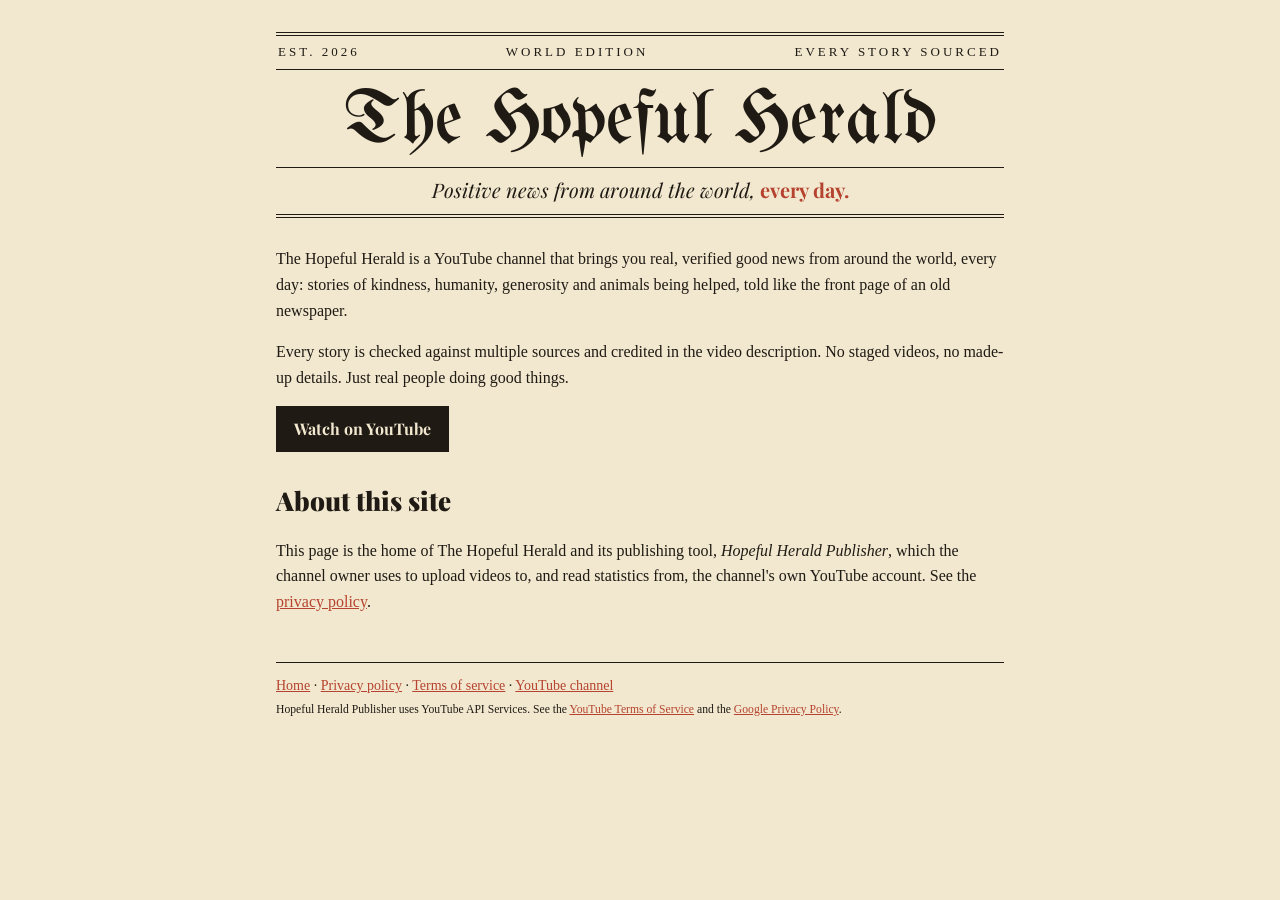
<file: index.html>
<!doctype html><html lang="en"><head><meta charset="utf-8"><meta name="viewport" content="width=device-width,initial-scale=1"><title>The Hopeful Herald</title><meta name="description" content="Positive news from around the world, every day."><link rel="preconnect" href="https://fonts.googleapis.com"><link href="https://fonts.googleapis.com/css2?family=UnifrakturMaguntia&family=Playfair+Display:ital,wght@0,700;0,900;1,500&family=Old+Standard+TT:wght@400;700&display=swap" rel="stylesheet"><link rel="icon" href="favicon.png"><link rel="stylesheet" href="style.css"></head>
<body><div class="wrap"><div class="top"><span>Est. 2026</span><span>World edition</span><span>Every story sourced</span></div><h1 class="mast">The Hopeful Herald</h1><div class="tag">Positive news from around the world, <b>every day.</b></div>
<p>The Hopeful Herald is a YouTube channel that brings you real, verified good news from around the world, every day: stories of kindness, humanity, generosity and animals being helped, told like the front page of an old newspaper.</p>
<p>Every story is checked against multiple sources and credited in the video description. No staged videos, no made-up details. Just real people doing good things.</p>
<p><a class="btn" href="https://www.youtube.com/@thehopefulherald">Watch on YouTube</a></p>
<h2>About this site</h2>
<p>This page is the home of The Hopeful Herald and its publishing tool, <em>Hopeful Herald Publisher</em>, which the channel owner uses to upload videos to, and read statistics from, the channel's own YouTube account. See the <a href="privacy.html">privacy policy</a>.</p>
<footer><a href="index.html">Home</a> · <a href="privacy.html">Privacy policy</a> · <a href="terms.html">Terms of service</a> · <a href="https://www.youtube.com/@thehopefulherald">YouTube channel</a><br><small>Hopeful Herald Publisher uses YouTube API Services. See the <a href="https://www.youtube.com/t/terms">YouTube Terms of Service</a> and the <a href="https://policies.google.com/privacy">Google Privacy Policy</a>.</small></footer></div></body></html>
</file>
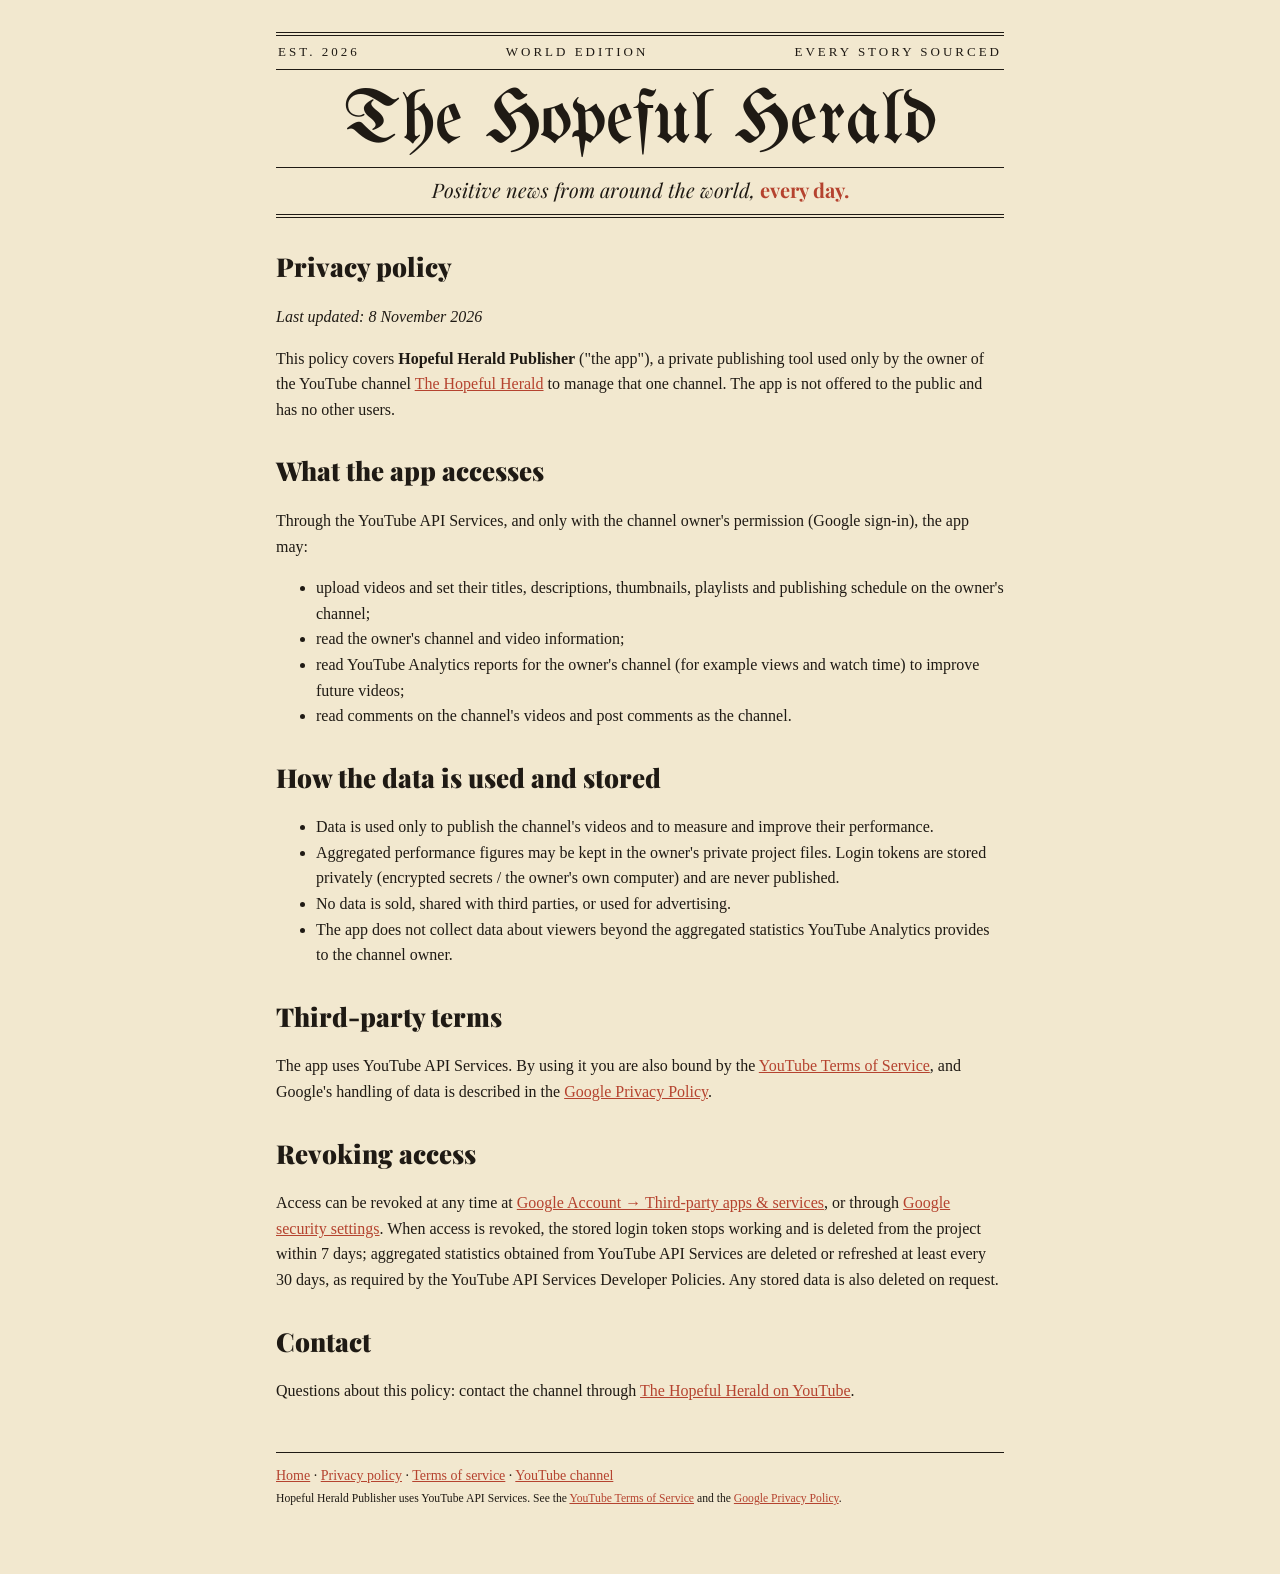
<file: privacy.html>
<!doctype html><html lang="en"><head><meta charset="utf-8"><meta name="viewport" content="width=device-width,initial-scale=1"><title>Privacy policy · The Hopeful Herald</title><link rel="preconnect" href="https://fonts.googleapis.com"><link href="https://fonts.googleapis.com/css2?family=UnifrakturMaguntia&family=Playfair+Display:ital,wght@0,700;0,900;1,500&family=Old+Standard+TT:wght@400;700&display=swap" rel="stylesheet"><link rel="icon" href="favicon.png"><link rel="stylesheet" href="style.css"></head>
<body><div class="wrap"><div class="top"><span>Est. 2026</span><span>World edition</span><span>Every story sourced</span></div><h1 class="mast">The Hopeful Herald</h1><div class="tag">Positive news from around the world, <b>every day.</b></div>
<h2>Privacy policy</h2>
<p><em>Last updated: 8 November 2026</em></p>
<p>This policy covers <strong>Hopeful Herald Publisher</strong> ("the app"), a private publishing tool used only by the owner of the YouTube channel <a href="https://www.youtube.com/@thehopefulherald">The Hopeful Herald</a> to manage that one channel. The app is not offered to the public and has no other users.</p>
<h2>What the app accesses</h2>
<p>Through the YouTube API Services, and only with the channel owner's permission (Google sign-in), the app may:</p>
<ul>
<li>upload videos and set their titles, descriptions, thumbnails, playlists and publishing schedule on the owner's channel;</li>
<li>read the owner's channel and video information;</li>
<li>read YouTube Analytics reports for the owner's channel (for example views and watch time) to improve future videos;</li>
<li>read comments on the channel's videos and post comments as the channel.</li>
</ul>
<h2>How the data is used and stored</h2>
<ul>
<li>Data is used only to publish the channel's videos and to measure and improve their performance.</li>
<li>Aggregated performance figures may be kept in the owner's private project files. Login tokens are stored privately (encrypted secrets / the owner's own computer) and are never published.</li>
<li>No data is sold, shared with third parties, or used for advertising.</li>
<li>The app does not collect data about viewers beyond the aggregated statistics YouTube Analytics provides to the channel owner.</li>
</ul>
<h2>Third-party terms</h2>
<p>The app uses YouTube API Services. By using it you are also bound by the <a href="https://www.youtube.com/t/terms">YouTube Terms of Service</a>, and Google's handling of data is described in the <a href="https://policies.google.com/privacy">Google Privacy Policy</a>.</p>
<h2>Revoking access</h2>
<p>Access can be revoked at any time at <a href="https://myaccount.google.com/permissions">Google Account → Third-party apps &amp; services</a>, or through <a href="https://security.google.com/settings/security/permissions">Google security settings</a>. When access is revoked, the stored login token stops working and is deleted from the project within 7 days; aggregated statistics obtained from YouTube API Services are deleted or refreshed at least every 30 days, as required by the YouTube API Services Developer Policies. Any stored data is also deleted on request.</p>
<h2>Contact</h2>
<p>Questions about this policy: contact the channel through <a href="https://www.youtube.com/@thehopefulherald/about">The Hopeful Herald on YouTube</a>.</p>
<footer><a href="index.html">Home</a> · <a href="privacy.html">Privacy policy</a> · <a href="terms.html">Terms of service</a> · <a href="https://www.youtube.com/@thehopefulherald">YouTube channel</a><br><small>Hopeful Herald Publisher uses YouTube API Services. See the <a href="https://www.youtube.com/t/terms">YouTube Terms of Service</a> and the <a href="https://policies.google.com/privacy">Google Privacy Policy</a>.</small></footer></div></body></html>
</file>
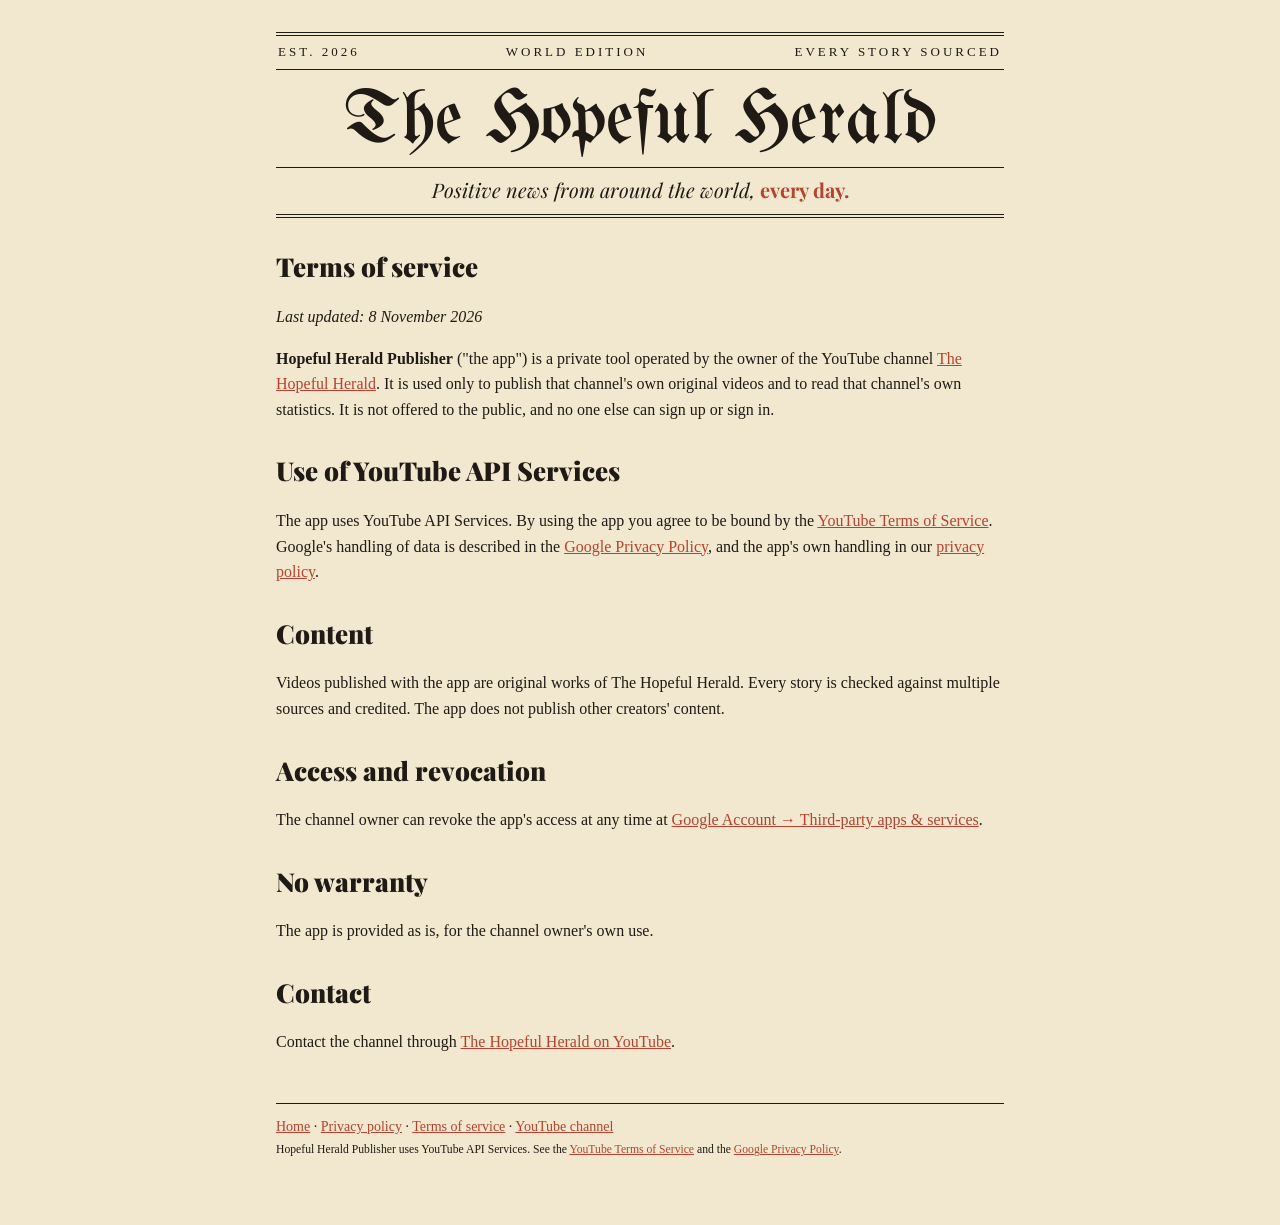
<file: terms.html>
<!doctype html><html lang="en"><head><meta charset="utf-8"><meta name="viewport" content="width=device-width,initial-scale=1"><title>Terms of service · The Hopeful Herald</title><meta name="description" content="Positive news from around the world, every day."><link rel="preconnect" href="https://fonts.googleapis.com"><link href="https://fonts.googleapis.com/css2?family=UnifrakturMaguntia&family=Playfair+Display:ital,wght@0,700;0,900;1,500&family=Old+Standard+TT:wght@400;700&display=swap" rel="stylesheet"><link rel="icon" href="favicon.png"><link rel="stylesheet" href="style.css"></head>
<body><div class="wrap"><div class="top"><span>Est. 2026</span><span>World edition</span><span>Every story sourced</span></div><h1 class="mast">The Hopeful Herald</h1><div class="tag">Positive news from around the world, <b>every day.</b></div>
<h2>Terms of service</h2>
<p><em>Last updated: 8 November 2026</em></p>
<p><strong>Hopeful Herald Publisher</strong> ("the app") is a private tool operated by the owner of the YouTube channel <a href="https://www.youtube.com/@thehopefulherald">The Hopeful Herald</a>. It is used only to publish that channel's own original videos and to read that channel's own statistics. It is not offered to the public, and no one else can sign up or sign in.</p>
<h2>Use of YouTube API Services</h2>
<p>The app uses YouTube API Services. By using the app you agree to be bound by the <a href="https://www.youtube.com/t/terms">YouTube Terms of Service</a>. Google's handling of data is described in the <a href="https://policies.google.com/privacy">Google Privacy Policy</a>, and the app's own handling in our <a href="privacy.html">privacy policy</a>.</p>
<h2>Content</h2>
<p>Videos published with the app are original works of The Hopeful Herald. Every story is checked against multiple sources and credited. The app does not publish other creators' content.</p>
<h2>Access and revocation</h2>
<p>The channel owner can revoke the app's access at any time at <a href="https://myaccount.google.com/permissions">Google Account → Third-party apps &amp; services</a>.</p>
<h2>No warranty</h2>
<p>The app is provided as is, for the channel owner's own use.</p>
<h2>Contact</h2>
<p>Contact the channel through <a href="https://www.youtube.com/@thehopefulherald/about">The Hopeful Herald on YouTube</a>.</p>
<footer><a href="index.html">Home</a> · <a href="privacy.html">Privacy policy</a> · <a href="terms.html">Terms of service</a> · <a href="https://www.youtube.com/@thehopefulherald">YouTube channel</a><br><small>Hopeful Herald Publisher uses YouTube API Services. See the <a href="https://www.youtube.com/t/terms">YouTube Terms of Service</a> and the <a href="https://policies.google.com/privacy">Google Privacy Policy</a>.</small></footer></div></body></html>
</file>
<file: style.css>
:root{--paper:#F2E8CF;--ink:#1F1A14;--sun:#E9A23B;--red:#B5432F}
*{box-sizing:border-box}
body{margin:0;background:var(--paper);color:var(--ink);font-family:'Old Standard TT',Georgia,serif;line-height:1.6}
.wrap{max-width:760px;margin:0 auto;padding:32px 16px 64px}
.top{display:flex;justify-content:space-between;flex-wrap:wrap;gap:8px;font-size:13px;letter-spacing:3px;text-transform:uppercase;border-top:4px double var(--ink);border-bottom:1px solid var(--ink);padding:6px 2px}
h1.mast{font-family:'UnifrakturMaguntia',serif;font-weight:400;font-size:clamp(40px,9vw,76px);text-align:center;margin:10px 0 4px;line-height:1.1}
.tag{text-align:center;font-family:'Playfair Display',serif;font-style:italic;font-size:20px;border-top:1px solid var(--ink);border-bottom:4px double var(--ink);padding:6px 0 8px;margin-bottom:28px}
.tag b{color:var(--red);font-style:normal}
h2{font-family:'Playfair Display',serif;font-weight:900;font-size:26px;margin:28px 0 8px}
a{color:var(--red)}
.btn{display:inline-block;background:var(--ink);color:var(--paper);padding:10px 18px;text-decoration:none;font-family:'Playfair Display',serif;font-weight:700}
footer{margin-top:48px;border-top:1px solid var(--ink);padding-top:12px;font-size:14px}
</file>
